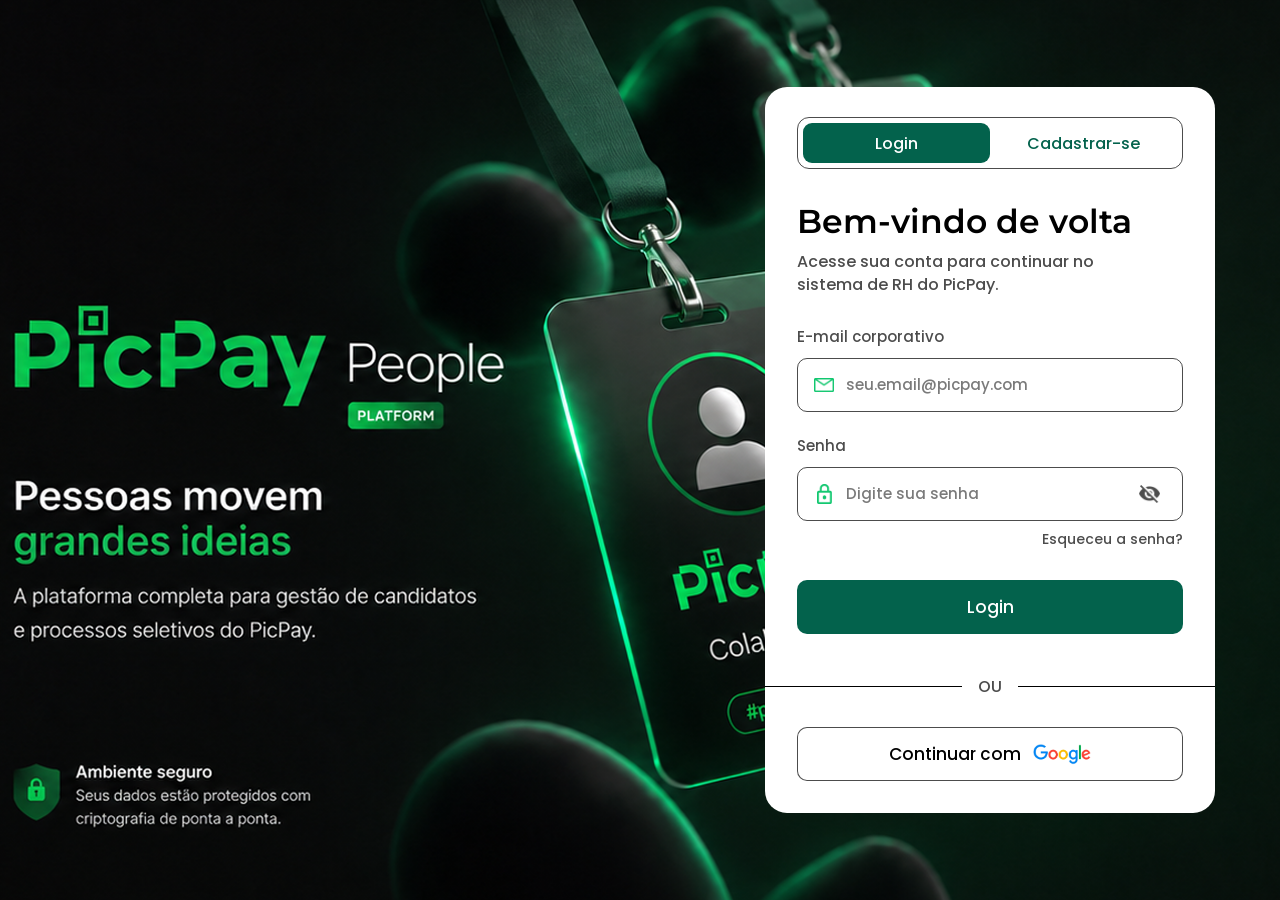
<file: src/main/resources/static/index.html>
<!DOCTYPE html>
<html lang="pt-BR">

<head>
    <meta charset="UTF-8">
    <meta
        name="viewport"
        content="width=device-width, initial-scale=1.0"
    >

    <title>PicPay People</title>

    <link
        rel="preconnect"
        href="https://fonts.googleapis.com"
    >

    <link
        rel="preconnect"
        href="https://fonts.gstatic.com"
        crossorigin
    >

    <link
        href="https://fonts.googleapis.com/css2?family=Montserrat:wght@600&family=Poppins:wght@500&display=swap"
        rel="stylesheet"
    >

    <link
        rel="stylesheet"
        href="./css/autenticacao.css"
    >
</head>

<body>

<main class="pagina-autenticacao">

    <section class="area-background"></section>

    <section class="area-formulario">

        <div class="card-autenticacao">

            <div class="seletor-autenticacao">

                <div class="indicador-seletor"></div>

                <button
                    class="botao-aba ativo"
                    id="botaoLogin"
                    type="button"
                >
                    Login
                </button>

                <button
                    class="botao-aba"
                    id="botaoCadastro"
                    type="button"
                >
                    Cadastrar-se
                </button>

            </div>

            <form
                class="formulario formulario-ativo"
                id="formularioLogin"
            >

                <div class="cabecalho-formulario">

                    <h1>
                        Bem-vindo de volta
                    </h1>

                    <p>
                        Acesse sua conta para continuar no sistema de RH do PicPay.
                    </p>

                </div>

                <div class="grupo-campo">

                    <label for="emailLogin">
                        E-mail corporativo
                    </label>

                    <div class="campo">

                        <img
                            src="./img/email.png"
                            alt=""
                            class="icone-campo"
                        >

                        <input
                            type="email"
                            id="emailLogin"
                            name="email"
                            placeholder="seu.email@picpay.com"
                            autocomplete="email"
                            required
                        >

                    </div>

                    <span class="mensagem-validacao">
                        Informe um e-mail válido.
                    </span>

                </div>

                <div class="grupo-campo">

                    <label for="senhaLogin">
                        Senha
                    </label>

                    <div class="campo">

                        <img
                            src="./img/cadeado.png"
                            alt=""
                            class="icone-campo"
                        >

                        <input
                            type="password"
                            id="senhaLogin"
                            name="senha"
                            placeholder="Digite sua senha"
                            autocomplete="current-password"
                            minlength="6"
                            required
                        >

                        <button
                            type="button"
                            class="botao-olho"
                            data-input="senhaLogin"
                            aria-label="Mostrar senha"
                        >

                            <img
                                src="./img/olho-fechado.png"
                                alt=""
                                class="icone-olho"
                            >

                        </button>

                    </div>

                    <span class="mensagem-validacao">
                        A senha deve possuir pelo menos 6 caracteres.
                    </span>

                    <a
                        href="#"
                        class="esqueceu-senha"
                    >
                        Esqueceu a senha?
                    </a>

                </div>

                <button
                    type="submit"
                    class="botao-principal"
                >
                    Login
                </button>

                <div class="divisor">

                    <span></span>

                    <p>OU</p>

                    <span></span>

                </div>

                <button
                    type="button"
                    class="botao-google"
                >

                    <span>
                        Continuar com
                    </span>

                    <img
                        src="./img/google.png"
                        alt="Google"
                        class="imagem-google"
                    >

                </button>

            </form>

            <form
                class="formulario"
                id="formularioCadastro"
            >

                <div class="cabecalho-formulario">

                    <h1>
                        Crie sua conta
                    </h1>

                    <p>
                        Cadastre-se para acessar a plataforma de RH e gerenciar candidatos,
                        processos seletivos e informações com segurança.
                    </p>

                </div>

                <div class="grupo-campo">

                    <label for="nomeCadastro">
                        Nome completo
                    </label>

                    <div class="campo">

                        <img
                            src="./img/usuario.png"
                            alt=""
                            class="icone-campo"
                        >

                        <input
                            type="text"
                            id="nomeCadastro"
                            name="nome"
                            placeholder="Digite seu nome"
                            autocomplete="name"
                            minlength="3"
                            pattern="[A-Za-zÀ-ÿ]+(?:\s+[A-Za-zÀ-ÿ]+)+"
                            required
                        >

                    </div>

                    <span class="mensagem-validacao">
                        Digite seu nome completo.
                    </span>

                </div>

                <div class="grupo-campo">

                    <label for="emailCadastro">
                        E-mail corporativo
                    </label>

                    <div class="campo">

                        <img
                            src="./img/email.png"
                            alt=""
                            class="icone-campo"
                        >

                        <input
                            type="email"
                            id="emailCadastro"
                            name="email"
                            placeholder="seu.email@picpay.com"
                            autocomplete="email"
                            required
                        >

                    </div>

                    <span class="mensagem-validacao">
                        Informe um e-mail válido.
                    </span>

                </div>

                <div class="grupo-campo">

                    <label for="cargoCadastro">
                        Cargo
                    </label>

                    <div class="campo">

                        <img
                            src="./img/contratado_icon.png"
                            alt=""
                            class="icone-campo"
                        >

                        <input
                            type="text"
                            id="cargoCadastro"
                            name="cargo"
                            placeholder="Digite seu cargo"
                            autocomplete="organization-title"
                            minlength="2"
                            required
                        >

                    </div>

                    <span class="mensagem-validacao">
                        Informe um cargo válido.
                    </span>

                </div>

                <div class="grupo-campo">

                    <label for="senhaCadastro">
                        Senha
                    </label>

                    <div class="campo">

                        <img
                            src="./img/cadeado.png"
                            alt=""
                            class="icone-campo"
                        >

                        <input
                            type="password"
                            id="senhaCadastro"
                            name="senha"
                            placeholder="Digite sua senha"
                            autocomplete="new-password"
                            minlength="8"
                            required
                        >

                        <button
                            type="button"
                            class="botao-olho"
                            data-input="senhaCadastro"
                            aria-label="Mostrar senha"
                        >

                            <img
                                src="./img/olho-fechado.png"
                                alt=""
                                class="icone-olho"
                            >

                        </button>

                    </div>

                    <span class="mensagem-validacao">
                        A senha deve possuir pelo menos 8 caracteres.
                    </span>

                </div>

                <div class="grupo-campo">

                    <label for="confirmarSenhaCadastro">
                        Confirmar senha
                    </label>

                    <div class="campo">

                        <img
                            src="./img/cadeado.png"
                            alt=""
                            class="icone-campo"
                        >

                        <input
                            type="password"
                            id="confirmarSenhaCadastro"
                            name="confirmarSenha"
                            placeholder="Digite sua senha"
                            autocomplete="new-password"
                            minlength="8"
                            required
                        >

                        <button
                            type="button"
                            class="botao-olho"
                            data-input="confirmarSenhaCadastro"
                            aria-label="Mostrar senha"
                        >

                            <img
                                src="./img/olho-fechado.png"
                                alt=""
                                class="icone-olho"
                            >

                        </button>

                    </div>

                </div>

                <button
                    type="submit"
                    class="botao-principal"
                >
                    Cadastrar-se
                </button>

            </form>

        </div>

    </section>

</main>

<script src="./js/api.js"></script>
<script src="./js/autenticacao.js"></script>
</body>
</html>
</file>
<file: src/main/resources/static/css/autenticacao.css>
* {
    margin: 0;
    padding: 0;
    box-sizing: border-box;
}

:root {
    --verde-escuro: #03624C;
    --verde-claro: #11C76F;
    --preto: #000000;
    --preto-70: rgba(0, 0, 0, 0.7);
    --branco: #FFFFFF;
    --erro: #D93025;
    --fundo: #020504;
}

html,
body {
    width: 100%;
    height: 100%;
    overflow: hidden;
}

body {
    background: var(--fundo);
    font-family: "Poppins", sans-serif;
    font-weight: 500;
    -webkit-font-smoothing: antialiased;
    -moz-osx-font-smoothing: grayscale;
}

button,
input {
    font-family: "Poppins", sans-serif;
    font-weight: 500;
}

.pagina-autenticacao {
    position: relative;
    width: 100vw;
    height: 100vh;
    height: 100dvh;
    display: grid;
    grid-template-columns: 58% 42%;
    overflow: hidden;
    background: var(--fundo);
}

.area-background {
    position: absolute;
    inset: 0;
    z-index: 0;
    background-color: var(--fundo);
    background-image: url("../img/fundo-login.png");
    background-repeat: no-repeat;
    background-size: auto 114%;
    background-position: 12% 48%;
}

.area-formulario {
    grid-column: 2;
    position: relative;
    z-index: 1;
    width: 100%;
    height: 100vh;
    height: 100dvh;
    display: flex;
    align-items: center;
    justify-content: center;
    padding: 24px 34px 24px 10px;
    overflow: hidden;
}

.card-autenticacao {
    width: min(470px, 100%);
    max-width: 470px;
    max-height: calc(100dvh - 48px);
    background: var(--branco);
    border-radius: 22px;
    padding: 32px 38px 34px;
    display: flex;
    flex-direction: column;
    overflow: hidden;
}

.seletor-autenticacao {
    position: relative;
    width: 100%;
    height: 52px;
    border: 1px solid var(--preto-70);
    border-radius: 12px;
    display: grid;
    grid-template-columns: 1fr 1fr;
    padding: 5px;
    margin-bottom: 34px;
    flex-shrink: 0;
}

.indicador-seletor {
    position: absolute;
    top: 5px;
    left: 5px;
    width: calc(50% - 5px);
    height: calc(100% - 10px);
    background: var(--verde-escuro);
    border-radius: 9px;
    transition: transform 320ms cubic-bezier(.65, 0, .35, 1);
}

.seletor-autenticacao.cadastro .indicador-seletor {
    transform: translateX(100%);
}

.botao-aba {
    position: relative;
    z-index: 2;
    border: none;
    background: transparent;
    outline: none;
    color: var(--verde-escuro);
    font-size: 16px;
    cursor: pointer;
    transition: color 220ms ease;
}

.botao-aba.ativo {
    color: var(--branco);
}

.formulario {
    display: none;
    width: 100%;
}

.formulario-ativo {
    display: block;
    animation: aparecerFormulario 260ms ease;
}

@keyframes aparecerFormulario {
    from {
        opacity: 0;
        transform: translateY(8px);
    }

    to {
        opacity: 1;
        transform: translateY(0);
    }
}

.cabecalho-formulario {
    margin-bottom: 28px;
}

.cabecalho-formulario h1 {
    font-family: "Montserrat", sans-serif;
    font-weight: 600;
    color: var(--preto);
    font-size: 33px;
    line-height: 1.12;
    margin-bottom: 10px;
}

.cabecalho-formulario p {
    max-width: 360px;
    color: var(--preto-70);
    font-size: 16px;
    line-height: 1.45;
}

.grupo-campo {
    width: 100%;
    margin-bottom: 22px;
}

.grupo-campo label {
    display: block;
    color: var(--preto-70);
    font-size: 15px;
    margin-bottom: 10px;
}

.campo {
    width: 100%;
    height: 54px;
    border: 1px solid var(--preto-70);
    border-radius: 10px;
    display: flex;
    align-items: center;
    padding: 0 16px;
    transition: border-color 180ms ease, box-shadow 180ms ease;
}

.campo:focus-within {
    border-color: var(--verde-claro);
    box-shadow: 0 0 0 3px rgba(17, 199, 111, 0.1);
}

.icone-campo {
    width: 20px;
    height: 20px;
    object-fit: contain;
    flex-shrink: 0;
    margin-right: 12px;
}

.campo input {
    width: 100%;
    min-width: 0;
    height: 100%;
    flex: 1;
    border: none;
    outline: none;
    background: transparent;
    color: var(--preto-70);
    font-size: 15px;
}

.campo input::placeholder {
    color: rgba(0, 0, 0, 0.52);
}

.botao-olho {
    width: 34px;
    height: 34px;
    flex-shrink: 0;
    border: none;
    outline: none;
    background: transparent;
    display: flex;
    align-items: center;
    justify-content: center;
    cursor: pointer;
    margin-left: 8px;
}

.icone-olho {
    width: 21px;
    height: 21px;
    object-fit: contain;
}

.mensagem-validacao {
    display: none;
    margin-top: 6px;
    font-size: 12px;
    color: var(--erro);
}

.grupo-campo:has(input:not(:placeholder-shown):invalid) .campo {
    border-color: var(--erro);
}

.grupo-campo:has(input:not(:placeholder-shown):invalid) .mensagem-validacao {
    display: block;
}

.esqueceu-senha {
    display: block;
    width: fit-content;
    margin-left: auto;
    margin-top: 8px;
    color: var(--preto-70);
    font-size: 14px;
    text-decoration: none;
    transition: color 180ms ease;
}

.esqueceu-senha:hover {
    color: var(--verde-escuro);
}

.botao-principal {
    width: 100%;
    height: 54px;
    border: none;
    outline: none;
    border-radius: 10px;
    background: var(--verde-escuro);
    color: var(--branco);
    font-size: 17px;
    cursor: pointer;
    margin-top: 8px;
    transition: background-color 180ms ease, transform 180ms ease, box-shadow 180ms ease;
}

.botao-principal:hover {
    background: #024f3e;
    transform: translateY(-1px);
    box-shadow: 0 8px 18px rgba(3, 98, 76, 0.18);
}

.botao-principal:active {
    transform: translateY(0);
}

.divisor {
    width: calc(100% + 76px);
    margin-left: -38px;
    margin-top: 40px;
    margin-bottom: 28px;
    display: flex;
    align-items: center;
    gap: 16px;
}

.divisor span {
    flex: 1;
    height: 1px;
    background: var(--preto);
}

.divisor p {
    color: var(--preto-70);
    font-size: 16px;
}

.botao-google {
    width: 100%;
    height: 54px;
    border: 1px solid var(--preto-70);
    border-radius: 10px;
    outline: none;
    background: var(--branco);
    display: flex;
    align-items: center;
    justify-content: center;
    gap: 12px;
    color: var(--preto);
    font-size: 17px;
    cursor: pointer;
    margin-top: 4px;
    transition: background-color 180ms ease, border-color 180ms ease, transform 180ms ease;
}

.botao-google:hover {
    background: #f8f8f8;
    border-color: var(--verde-escuro);
    transform: translateY(-1px);
}

.imagem-google {
    width: 58px;
    height: auto;
    object-fit: contain;
    flex-shrink: 0;
}

#formularioCadastro .cabecalho-formulario {
    margin-bottom: 22px;
}

#formularioCadastro .cabecalho-formulario p {
    max-width: 380px;
}

#formularioCadastro .grupo-campo {
    margin-bottom: 16px;
}

#formularioCadastro .campo {
    height: 52px;
}

#formularioCadastro .botao-principal {
    margin-top: 14px;
}

@media (max-height: 850px) and (min-width: 901px) {
    .area-background {
        background-size: auto 116%;
        background-position: 14% 45%;
    }

    .card-autenticacao {
        max-height: calc(100dvh - 34px);
        padding: 28px 34px 28px;
        border-radius: 20px;
    }

    .seletor-autenticacao {
        height: 48px;
        margin-bottom: 28px;
    }

    .cabecalho-formulario {
        margin-bottom: 22px;
    }

    .cabecalho-formulario h1 {
        font-size: 30px;
    }

    .cabecalho-formulario p {
        font-size: 15px;
    }

    .grupo-campo {
        margin-bottom: 18px;
    }

    .grupo-campo label {
        font-size: 14px;
        margin-bottom: 8px;
    }

    .campo {
        height: 50px;
    }

    .campo input {
        font-size: 14px;
    }

    .esqueceu-senha {
        font-size: 13px;
        margin-top: 7px;
    }

    .botao-principal,
    .botao-google {
        height: 50px;
        font-size: 16px;
    }

    .divisor {
        margin-top: 30px;
        margin-bottom: 22px;
    }

    .divisor p {
        font-size: 15px;
    }

    #formularioCadastro .grupo-campo {
        margin-bottom: 13px;
    }

    #formularioCadastro .campo {
        height: 48px;
    }
}

@media (max-width: 1280px) {
    .pagina-autenticacao {
        grid-template-columns: 56% 44%;
    }

    .area-background {
        background-size: auto 116%;
        background-position: 15% 48%;
    }

    .area-formulario {
        padding-right: 24px;
        padding-left: 8px;
    }

    .card-autenticacao {
        width: min(450px, 100%);
        max-width: 450px;
        padding: 30px 32px 32px;
    }

    .divisor {
        width: calc(100% + 64px);
        margin-left: -32px;
    }
}

@media (max-width: 1024px) {
    .pagina-autenticacao {
        grid-template-columns: 52% 48%;
    }

    .area-background {
        background-size: auto 118%;
        background-position: 18% 48%;
    }

    .card-autenticacao {
        width: min(430px, 100%);
        max-width: 430px;
    }

    .cabecalho-formulario h1 {
        font-size: 30px;
    }

    .cabecalho-formulario p {
        font-size: 15px;
    }
}

@media (max-width: 900px) {
    .pagina-autenticacao {
        display: flex;
        align-items: center;
        justify-content: center;
    }

    .area-background {
        background-size: cover;
        background-position: center;
    }

    .area-background::after {
        content: "";
        position: absolute;
        inset: 0;
        background: rgba(0, 0, 0, 0.42);
    }

    .area-formulario {
        width: 100%;
        height: 100dvh;
        padding: 18px;
    }

    .card-autenticacao {
        width: min(470px, 100%);
        max-width: 470px;
        max-height: calc(100dvh - 36px);
    }
}

@media (max-width: 560px) {
    .area-formulario {
        padding: 10px;
    }

    .card-autenticacao {
        width: 100%;
        max-height: calc(100dvh - 20px);
        padding: 24px 22px 24px;
        border-radius: 18px;
    }

    .seletor-autenticacao {
        height: 46px;
        margin-bottom: 24px;
    }

    .botao-aba {
        font-size: 15px;
    }

    .cabecalho-formulario h1 {
        font-size: 28px;
    }

    .cabecalho-formulario p {
        font-size: 14px;
    }

    .grupo-campo label {
        font-size: 14px;
    }

    .campo,
    .botao-principal,
    .botao-google {
        height: 50px;
    }

    .campo input {
        font-size: 14px;
    }

    .esqueceu-senha {
        font-size: 13px;
    }

    .divisor {
        width: calc(100% + 44px);
        margin-left: -22px;
        margin-top: 28px;
        margin-bottom: 20px;
    }

    .divisor p {
        font-size: 15px;
    }

    #formularioCadastro .grupo-campo {
        margin-bottom: 12px;
    }
}

#formularioCadastro.formulario-ativo {
    flex: 1 1 auto;
    min-height: 0;
    overflow-y: auto;
    overflow-x: hidden;
    padding-right: 7px;
    padding-bottom: 8px;
    scrollbar-width: thin;
    scrollbar-color: rgba(3, 98, 76, 0.35) transparent;
    scrollbar-gutter: stable;
    overscroll-behavior: contain;
}

#formularioCadastro.formulario-ativo::-webkit-scrollbar {
    width: 6px;
}

#formularioCadastro.formulario-ativo::-webkit-scrollbar-track {
    background: transparent;
}

#formularioCadastro.formulario-ativo::-webkit-scrollbar-thumb {
    background: rgba(3, 98, 76, 0.28);
    border-radius: 20px;
}

#formularioCadastro.formulario-ativo::-webkit-scrollbar-thumb:hover {
    background: rgba(3, 98, 76, 0.48);
}
</file>
<file: src/main/resources/static/css/visao-geral.css>
* {
    margin: 0;
    padding: 0;
    box-sizing: border-box;
}

:root {
    --verde-escuro: #03624C;
    --verde-claro: #11C76F;
    --verde-sidebar: #02100D;
    --verde-sidebar-card: rgba(3, 98, 76, 0.16);
    --verde-sidebar-hover: rgba(17, 199, 111, 0.08);
    --verde-suave: #E7F8EF;
    --verde-muito-suave: #F1FBF6;
    --preto: #000000;
    --preto-70: rgba(0, 0, 0, 0.7);
    --preto-55: rgba(0, 0, 0, 0.55);
    --preto-35: rgba(0, 0, 0, 0.35);
    --branco: #FFFFFF;
    --cinza-fundo: #FAFBFA;
    --cinza-borda: #E6E9E7;
    --cinza-borda-escuro: rgba(255, 255, 255, 0.10);
    --vermelho: #EE3E42;
    --vermelho-suave: #FDEBEC;
}

html,
body {
    width: 100%;
    height: 100%;
}

body {
    overflow: hidden;
    background: var(--cinza-fundo);
    font-family: "Poppins", sans-serif;
    font-weight: 500;
    color: var(--preto);
    -webkit-font-smoothing: antialiased;
    -moz-osx-font-smoothing: grayscale;
}

button,
input,
a {
    font-family: "Poppins", sans-serif;
    font-weight: 500;
}

a {
    text-decoration: none;
    color: inherit;
}

button {
    border: none;
    outline: none;
}

.app {
    width: 100vw;
    height: 100vh;
    height: 100dvh;
    display: flex;
    overflow: hidden;
}

.sidebar {
    position: relative;
    width: 302px;
    min-width: 302px;
    height: 100vh;
    height: 100dvh;
    background:
        radial-gradient(
            circle at 115% 73%,
            rgba(17, 199, 111, 0.22) 0,
            rgba(17, 199, 111, 0.08) 11%,
            transparent 26%
        ),
        linear-gradient(
            180deg,
            #020806 0%,
            #02100D 55%,
            #020806 100%
        );
    overflow: hidden;
    color: var(--branco);
}

.sidebar::before {
    content: "";
    position: absolute;
    width: 190px;
    height: 190px;
    right: -120px;
    bottom: 120px;
    border-radius: 50%;
    background: #020504;
    box-shadow:
        -8px -4px 28px rgba(17, 199, 111, 0.26),
        inset 3px 3px 16px rgba(17, 199, 111, 0.08);
}

.sidebar-conteudo {
    position: relative;
    z-index: 2;
    width: 100%;
    height: 100%;
    padding: 38px 20px 24px;
    display: flex;
    flex-direction: column;
}

.logo {
    width: 100%;
    padding: 0 8px;
    margin-bottom: 48px;
    display: flex;
    align-items: center;
}

.logo-imagem {
    width: 100%;
    max-width: 245px;
    height: auto;
    display: block;
    object-fit: contain;
}

.menu {
    display: flex;
    flex-direction: column;
    gap: 8px;
}

.menu-item {
    width: 100%;
    height: 54px;
    padding: 0 18px;
    display: flex;
    align-items: center;
    gap: 15px;
    border-radius: 11px;
    color: rgba(255, 255, 255, 0.90);
    font-size: 14px;
    transition:
        background-color 180ms ease,
        color 180ms ease,
        transform 180ms ease;
}

.menu-item:hover {
    background: var(--verde-sidebar-hover);
    transform: translateX(2px);
}

.menu-item.ativo {
    background: linear-gradient(
        90deg,
        rgba(3, 98, 76, 0.40),
        rgba(3, 98, 76, 0.24)
    );
    box-shadow:
        inset 0 0 0 1px rgba(17, 199, 111, 0.10);
    color: var(--branco);
}

.menu-icone {
    width: 21px;
    height: 21px;
    object-fit: contain;
    flex-shrink: 0;
}

.sidebar-glow {
    flex: 1;
}

.seguranca-card {
    width: 100%;
    padding: 20px 18px 16px;
    border: 1px solid var(--cinza-borda-escuro);
    border-radius: 13px;
    background: rgba(3, 98, 76, 0.08);
    backdrop-filter: blur(6px);
}

.seguranca-topo {
    display: flex;
    align-items: flex-start;
    gap: 13px;
}

.seguranca-icone {
    width: 42px;
    height: 42px;
    min-width: 42px;
    border-radius: 50%;
    background: rgba(17, 199, 111, 0.10);
    display: flex;
    align-items: center;
    justify-content: center;
}

.seguranca-icone img {
    width: 20px;
    height: 20px;
    object-fit: contain;
}

.seguranca-card h3 {
    margin-bottom: 5px;
    font-family: "Montserrat", sans-serif;
    font-size: 13px;
    font-weight: 600;
}

.seguranca-card p {
    color: rgba(255, 255, 255, 0.65);
    font-size: 10px;
    line-height: 1.6;
}

.seguranca-divisor {
    width: 100%;
    height: 1px;
    margin: 17px 0 13px;
    background: rgba(255, 255, 255, 0.08);
}

.saiba-mais {
    display: flex;
    align-items: center;
    justify-content: space-between;
    color: var(--verde-claro);
    font-size: 11px;
}

.saiba-mais img {
    width: 13px;
    height: 13px;
    object-fit: contain;
}

.principal {
    flex: 1;
    min-width: 0;
    height: 100vh;
    height: 100dvh;
    overflow-x: hidden;
    overflow-y: auto;
    background: var(--cinza-fundo);
    scroll-behavior: smooth;
    scrollbar-width: thin;
    scrollbar-color: rgba(3, 98, 76, 0.38) transparent;
}

.principal::-webkit-scrollbar {
    width: 8px;
}

.principal::-webkit-scrollbar-track {
    background: transparent;
}

.principal::-webkit-scrollbar-thumb {
    background: rgba(3, 98, 76, 0.28);
    border-radius: 20px;
}

.principal::-webkit-scrollbar-thumb:hover {
    background: rgba(3, 98, 76, 0.48);
}

.topbar {
    width: 100%;
    height: 105px;
    min-height: 105px;
    padding: 0 45px;
    display: flex;
    align-items: center;
    justify-content: space-between;
    background: var(--branco);
    border-bottom: 1px solid var(--cinza-borda);
}

.saudacao h2 {
    margin-bottom: 6px;
    font-family: "Montserrat", sans-serif;
    font-size: 22px;
    line-height: 1.2;
    font-weight: 600;
    color: var(--preto);
}

.saudacao .emoji {
    display: inline-block;
    margin-left: 4px;
    font-family: sans-serif;
    font-size: 20px;
    vertical-align: -1px;
}

.saudacao p {
    color: var(--preto-55);
    font-size: 12px;
}

.topbar-acoes {
    display: flex;
    align-items: center;
}

.botao-notificacao {
    position: relative;
    width: 42px;
    height: 42px;
    background: transparent;
    border-radius: 50%;
    display: flex;
    align-items: center;
    justify-content: center;
    cursor: pointer;
    transition: background 180ms ease;
}

.botao-notificacao:hover {
    background: #F4F6F5;
}

.botao-notificacao img {
    width: 21px;
    height: 21px;
    object-fit: contain;
}

.notificacao-indicador {
    position: absolute;
    top: 6px;
    right: 5px;
    width: 8px;
    height: 8px;
    border: 2px solid var(--branco);
    border-radius: 50%;
    background: var(--verde-claro);
}

.separador-topbar {
    width: 1px;
    height: 37px;
    margin: 0 18px;
    background: var(--cinza-borda);
}

.perfil {
    background: transparent;
    display: flex;
    align-items: center;
    gap: 12px;
    cursor: pointer;
}

.avatar {
    width: 43px;
    height: 43px;
    border-radius: 50%;
    background: var(--verde-muito-suave);
    border: 1px solid #DDEFE5;
    display: flex;
    align-items: center;
    justify-content: center;
    overflow: hidden;
}

.avatar img {
    width: 22px;
    height: 22px;
    object-fit: contain;
}

.perfil-textos {
    display: flex;
    flex-direction: column;
    align-items: flex-start;
}

.perfil-textos strong {
    margin-bottom: 1px;
    font-family: "Montserrat", sans-serif;
    font-size: 13px;
    font-weight: 600;
}

.perfil-textos span {
    color: var(--preto-55);
    font-size: 10px;
}

.perfil-seta {
    width: 12px;
    height: 12px;
    margin-left: 10px;
    object-fit: contain;
}

.conteudo {
    width: 100%;
    min-height: calc(100vh - 105px);
    min-height: calc(100dvh - 105px);
    padding: 33px 42px 50px;
    overflow: visible;
}

.titulo-pagina {
    display: flex;
    align-items: center;
    justify-content: space-between;
    margin-bottom: 25px;
}

.titulo-pagina h1 {
    margin-bottom: 5px;
    font-family: "Montserrat", sans-serif;
    font-size: 27px;
    font-weight: 600;
    color: var(--preto);
}

.titulo-pagina p {
    color: var(--preto-55);
    font-size: 12px;
}

.cards-indicadores {
    width: 100%;
    display: grid;
    grid-template-columns: repeat(5, minmax(0, 1fr));
    gap: 18px;
    margin-bottom: 23px;
}

.card-indicador {
    min-width: 0;
    height: 178px;
    padding: 21px 20px;
    background: var(--branco);
    border: 1px solid var(--cinza-borda);
    border-radius: 13px;
    display: flex;
    flex-direction: column;
    transition:
        transform 180ms ease,
        border-color 180ms ease,
        box-shadow 180ms ease;
}

.card-indicador:hover {
    transform: translateY(-2px);
    border-color: rgba(3, 98, 76, 0.20);
    box-shadow: 0 9px 24px rgba(0, 0, 0, 0.035);
}

.indicador-icone {
    width: 42px;
    height: 42px;
    margin-bottom: 16px;
    border-radius: 50%;
    display: flex;
    align-items: center;
    justify-content: center;
}

.indicador-icone.verde {
    background: var(--verde-suave);
}

.indicador-icone.vermelho {
    background: var(--vermelho-suave);
}

.indicador-icone img {
    width: 21px;
    height: 21px;
    object-fit: contain;
}

.indicador-label {
    margin-bottom: 5px;
    color: var(--preto);
    font-size: 12px;
}

.indicador-valor {
    margin-bottom: 5px;
    font-family: "Montserrat", sans-serif;
    font-size: 28px;
    line-height: 1.1;
    font-weight: 600;
    color: var(--preto);
}

.indicador-descricao {
    margin-top: auto;
    color: var(--preto-35);
    font-size: 9px;
}

.dashboard-inferior {
    width: 100%;
    min-height: 440px;
    display: grid;
    grid-template-columns: minmax(0, 1.75fr) minmax(300px, 1fr);
    gap: 20px;
    align-items: stretch;
}

.card {
    background: var(--branco);
    border: 1px solid var(--cinza-borda);
    border-radius: 13px;
}

.candidatos-recentes {
    min-height: 440px;
    padding: 19px 20px 15px;
    display: flex;
    flex-direction: column;
}

.card-header {
    display: flex;
    align-items: center;
    justify-content: space-between;
    margin-bottom: 15px;
}

.card h2,
.card-header h2 {
    font-family: "Montserrat", sans-serif;
    font-size: 15px;
    font-weight: 600;
}

.botao-ver-todos {
    height: 36px;
    padding: 0 14px;
    border: 1px solid var(--cinza-borda);
    border-radius: 8px;
    display: flex;
    align-items: center;
    gap: 11px;
    font-size: 10px;
    transition:
        background 180ms ease,
        border-color 180ms ease;
}

.botao-ver-todos:hover {
    background: var(--verde-muito-suave);
    border-color: rgba(3, 98, 76, 0.20);
}

.botao-ver-todos img {
    width: 11px;
    height: 11px;
    object-fit: contain;
}

.tabela-wrapper {
    flex: 1;
    min-height: 0;
    overflow-x: auto;
    overflow-y: visible;
}

table {
    width: 100%;
    min-width: 650px;
    border-collapse: collapse;
}

thead {
    border-bottom: 1px solid var(--cinza-borda);
}

th {
    height: 39px;
    color: var(--preto-55);
    font-size: 9px;
    text-align: left;
    font-weight: 500;
}

td {
    height: 58px;
    color: var(--preto-70);
    font-size: 10px;
    border-bottom: 1px solid #EEF0EF;
}

.estado-vazio {
    width: 100%;
    padding: 55px 20px;
    display: flex;
    align-items: center;
    justify-content: center;
    gap: 14px;
    text-align: left;
}

.estado-vazio-icone {
    width: 42px;
    height: 42px;
    border-radius: 50%;
    background: var(--verde-suave);
    display: flex;
    align-items: center;
    justify-content: center;
}

.estado-vazio-icone img {
    width: 20px;
    height: 20px;
    object-fit: contain;
}

.estado-vazio strong {
    display: block;
    margin-bottom: 3px;
    font-family: "Montserrat", sans-serif;
    font-size: 11px;
    font-weight: 600;
    color: var(--preto-70);
}

.estado-vazio p {
    color: var(--preto-35);
    font-size: 9px;
}

.coluna-direita {
    min-height: 440px;
    display: flex;
    flex-direction: column;
    gap: 20px;
}

.distribuicao {
    min-height: 250px;
    padding: 19px 20px 22px;
}

.distribuicao h2 {
    margin-bottom: 28px;
}

.grafico-conteudo {
    min-height: 170px;
    display: flex;
    align-items: center;
    justify-content: center;
    gap: 30px;
    padding: 0 8px 5px;
}

.grafico-donut {
    position: relative;
    width: 128px;
    height: 128px;
    flex-shrink: 0;
    border-radius: 50%;
    background: conic-gradient(
        #E5E9E7 0deg 360deg
    );
}

.grafico-donut::after {
    content: "";
    position: absolute;
    inset: 20px;
    border-radius: 50%;
    background: var(--branco);
}

.grafico-centro {
    position: absolute;
    inset: 0;
    z-index: 2;
    display: flex;
    align-items: center;
    justify-content: center;
    flex-direction: column;
}

.grafico-centro strong {
    font-family: "Montserrat", sans-serif;
    font-size: 17px;
    font-weight: 600;
}

.grafico-centro span {
    margin-top: 2px;
    color: var(--preto-55);
    font-size: 9px;
}

.legenda {
    min-width: 155px;
    display: flex;
    flex-direction: column;
    gap: 10px;
}

.legenda-item {
    display: grid;
    grid-template-columns: 8px 1fr auto;
    align-items: center;
    gap: 8px;
    color: var(--preto-55);
    font-size: 9px;
}

.legenda-item strong {
    color: var(--preto-70);
    font-weight: 500;
}

.ponto {
    width: 7px;
    height: 7px;
    border-radius: 50%;
}

.ponto.azul {
    background: #3D8CFF;
}

.ponto.verde {
    background: var(--verde-escuro);
}

.ponto.vermelho {
    background: var(--vermelho);
}

.ponto.verde-claro {
    background: var(--verde-claro);
}

.acoes-rapidas {
    width: 100%;
    padding: 20px 24px 18px;
    flex-shrink: 0;
}

.acoes-rapidas h2 {
    margin-bottom: 10px;
}

.acao-item {
    min-height: 46px;
    display: flex;
    align-items: center;
    justify-content: space-between;
    border-bottom: 1px solid #EEF0EF;
    transition:
        color 180ms ease,
        transform 180ms ease;
}

.acao-item:last-child {
    border-bottom: none;
}

.acao-item:hover {
    color: var(--verde-escuro);
    transform: translateX(2px);
}

.acao-conteudo {
    display: flex;
    align-items: center;
    gap: 11px;
    color: var(--preto-55);
    font-size: 9.5px;
}

.acao-conteudo img {
    width: 16px;
    height: 16px;
    object-fit: contain;
}

.acao-seta {
    width: 10px;
    height: 10px;
    object-fit: contain;
}

.perfil-container {
    position: relative;
}

.perfil {
    background: transparent;
    display: flex;
    align-items: center;
    gap: 12px;
    cursor: pointer;
}

.perfil-seta {
    width: 12px;
    height: 12px;
    margin-left: 10px;
    object-fit: contain;
    transition: transform 220ms ease;
}

.perfil-container.aberto .perfil-seta {
    transform: rotate(180deg);
}

.perfil-dropdown {
    position: absolute;
    top: calc(100% + 16px);
    right: 0;
    z-index: 1000;

    width: 320px;

    padding: 28px 25px 24px;

    background: var(--branco);

    border: 1px solid var(--cinza-borda);
    border-radius: 16px;

    box-shadow:
        0 18px 50px rgba(0, 0, 0, 0.12),
        0 4px 14px rgba(0, 0, 0, 0.05);

    opacity: 0;
    visibility: hidden;

    transform: translateY(-8px) scale(0.98);

    transform-origin: top right;

    pointer-events: none;

    transition:
        opacity 180ms ease,
        visibility 180ms ease,
        transform 180ms ease;
}

.perfil-container.aberto .perfil-dropdown {
    opacity: 1;
    visibility: visible;

    transform: translateY(0) scale(1);

    pointer-events: auto;
}

.perfil-dropdown::before {
    content: "";

    position: absolute;

    top: -7px;
    right: 30px;

    width: 14px;
    height: 14px;

    background: var(--branco);

    border-left: 1px solid var(--cinza-borda);
    border-top: 1px solid var(--cinza-borda);

    transform: rotate(45deg);
}

.botao-editar-perfil {
    position: absolute;

    top: 18px;
    right: 18px;

    width: 36px;
    height: 36px;

    display: flex;
    align-items: center;
    justify-content: center;

    border-radius: 9px;

    background: transparent;

    cursor: pointer;

    transition:
        background 180ms ease,
        transform 180ms ease;
}

.botao-editar-perfil:hover {
    background: var(--verde-muito-suave);
    transform: translateY(-1px);
}

.botao-editar-perfil img {
    width: 18px;
    height: 18px;

    object-fit: contain;
}

.perfil-dropdown-avatar {
    width: 92px;
    height: 92px;

    margin: 8px auto 18px;

    border-radius: 50%;

    display: flex;
    align-items: center;
    justify-content: center;

    background: var(--verde-muito-suave);

    border: 1px solid rgba(17, 199, 111, 0.20);
}

.perfil-dropdown-avatar img {
    width: 55px;
    height: 55px;

    object-fit: contain;
}

.perfil-dropdown-informacoes {
    display: flex;
    flex-direction: column;
    align-items: center;

    text-align: center;
}

.perfil-dropdown-informacoes strong {
    font-family: "Montserrat", sans-serif;
    font-size: 18px;
    font-weight: 600;

    color: var(--preto);

    margin-bottom: 6px;
}

.perfil-dropdown-email {
    max-width: 100%;

    color: var(--preto-55);

    font-size: 12px;

    margin-bottom: 5px;

    overflow: hidden;
    text-overflow: ellipsis;
    white-space: nowrap;
}

.perfil-dropdown-cargo {
    color: var(--preto-35);

    font-size: 12px;
}

.perfil-dropdown-divisor {
    width: 100%;
    height: 1px;

    margin: 22px 0 18px;

    background: var(--cinza-borda);
}

.botao-sair {
    width: 100%;
    height: 46px;

    border-radius: 9px;

    background: #FFF0F0;

    color: #D93025;

    font-family: "Poppins", sans-serif;
    font-size: 13px;
    font-weight: 500;

    cursor: pointer;

    transition:
        background 180ms ease,
        color 180ms ease,
        transform 180ms ease;
}

.botao-sair:hover {
    background: #D93025;
    color: var(--branco);

    transform: translateY(-1px);
}

@media (max-width: 1300px) {

    .sidebar {
        width: 265px;
        min-width: 265px;
    }

    .sidebar-conteudo {
        padding-left: 17px;
        padding-right: 17px;
    }

    .topbar {
        padding-left: 32px;
        padding-right: 32px;
    }

    .conteudo {
        padding-left: 31px;
        padding-right: 31px;
    }

    .cards-indicadores {
        gap: 13px;
    }

    .card-indicador {
        padding-left: 16px;
        padding-right: 16px;
    }

}

@media (max-width: 1100px) {

    .cards-indicadores {
        grid-template-columns: repeat(3, 1fr);
    }

    .dashboard-inferior {
        grid-template-columns: 1fr;
    }

    .coluna-direita {
        grid-template-columns: 1fr 1fr;
        grid-template-rows: none;
    }

}

@media (max-width: 850px) {

    .sidebar {
        width: 78px;
        min-width: 78px;
    }

    .sidebar-conteudo {
        padding: 30px 11px 20px;
    }

    .logo {
        padding: 0;
        justify-content: center;
    }

    .logo-imagem {
        width: 54px;
        max-width: 54px;
        object-fit: cover;
        object-position: left;
    }

    .menu-item {
        justify-content: center;
        padding: 0;
    }

    .menu-item span {
        display: none;
    }

    .seguranca-card,
    .sidebar-glow {
        display: none;
    }

    .topbar {
        padding: 0 22px;
    }

    .perfil-textos,
    .perfil-seta {
        display: none;
    }

    .conteudo {
        padding: 27px 22px 45px;
    }

    .cards-indicadores {
        grid-template-columns: repeat(2, 1fr);
    }

    .coluna-direita {
        grid-template-columns: 1fr;
    }

}

@media (max-width: 600px) {

    .sidebar {
        width: 68px;
        min-width: 68px;
    }

    .topbar {
        height: 92px;
        min-height: 92px;
        padding: 0 17px;
    }

    .saudacao h2 {
        font-size: 17px;
    }

    .saudacao p {
        max-width: 230px;
        font-size: 10px;
    }

    .separador-topbar {
        margin: 0 8px;
    }

    .conteudo {
        padding: 24px 16px 40px;
    }

    .titulo-pagina h1 {
        font-size: 24px;
    }

    .cards-indicadores {
        grid-template-columns: 1fr;
    }

    .card-indicador {
        height: 165px;
    }

    .grafico-conteudo {
        flex-direction: column;
        padding-top: 5px;
        padding-bottom: 15px;
    }

    .distribuicao {
        min-height: 390px;
    }

}

.dashboard-candidato-nome {
    display: block;
    font-family: "Montserrat", sans-serif;
    font-size: 10px;
    font-weight: 600;
    color: var(--preto-70);
}

.dashboard-status {
    display: inline-flex;
    align-items: center;
    justify-content: center;
    min-height: 24px;
    padding: 4px 9px;
    border-radius: 999px;
    font-size: 9px;
    white-space: nowrap;
}

.dashboard-status.analise {
    color: #2C69BF;
    background: rgba(61, 140, 255, 0.10);
}

.dashboard-status.aprovado {
    color: #03624C;
    background: rgba(3, 98, 76, 0.10);
}

.dashboard-status.reprovado {
    color: #C93438;
    background: rgba(238, 62, 66, 0.10);
}

.dashboard-status.contratado {
    color: #087C46;
    background: rgba(17, 199, 111, 0.12);
}
</file>
<file: src/main/resources/static/css/candidatos.css>
.candidatos-conteudo {
    padding-top: 32px;
}

.candidatos-cabecalho {
    display: flex;
    align-items: center;
    justify-content: space-between;
    margin-bottom: 24px;
}

.candidatos-cabecalho h1 {
    margin-bottom: 5px;
    font-family: "Montserrat", sans-serif;
    font-size: 27px;
    font-weight: 600;
}

.candidatos-cabecalho p {
    color: var(--preto-55);
    font-size: 12px;
}

.botao-novo-candidato {
    height: 46px;
    padding: 0 22px;
    border-radius: 9px;
    background: var(--verde-escuro);
    color: var(--branco);
    display: flex;
    align-items: center;
    gap: 10px;
    font-size: 13px;
    cursor: pointer;
    transition:
        transform 180ms ease,
        background 180ms ease,
        box-shadow 180ms ease;
}

.botao-novo-candidato:hover {
    background: #024f3e;
    transform: translateY(-1px);
    box-shadow: 0 8px 20px rgba(3, 98, 76, 0.15);
}

.sinal-mais {
    font-family: sans-serif;
    font-size: 23px;
    font-weight: 300;
    line-height: 1;
}

.resumo-status {
    display: grid;
    grid-template-columns: repeat(5, minmax(130px, 1fr));
    gap: 12px;
    margin-bottom: 22px;
}

.resumo-item {
    height: 48px;
    padding: 0 15px;
    border: 1px solid var(--cinza-borda);
    border-radius: 9px;
    background: var(--branco);
    display: flex;
    align-items: center;
    justify-content: space-between;
    color: var(--preto-55);
    font-size: 10.5px;
    cursor: pointer;
    transition:
        border-color 180ms ease,
        background 180ms ease,
        color 180ms ease;
}

.resumo-item strong {
    min-width: 30px;
    height: 25px;
    padding: 0 7px;
    border-radius: 20px;
    background: #F3F5F4;
    display: flex;
    align-items: center;
    justify-content: center;
    font-size: 9px;
    font-weight: 500;
}

.resumo-item:hover,
.resumo-item.ativo {
    border-color: var(--verde-claro);
    color: var(--verde-escuro);
    background: var(--verde-muito-suave);
}

.resumo-item.ativo strong {
    background: var(--verde-suave);
    color: var(--verde-escuro);
}

.card-listagem {
    width: 100%;
    min-height: 520px;
    background: var(--branco);
    border: 1px solid var(--cinza-borda);
    border-radius: 13px;
}

.barra-filtros {
    padding: 18px 20px;
    display: grid;
    grid-template-columns:
        minmax(250px, 2fr)
        repeat(3, minmax(125px, 0.7fr))
        auto;
    gap: 12px;
    border-bottom: 1px solid #EEF0EF;
}

.campo-pesquisa {
    height: 44px;
    padding: 0 14px;
    border: 1px solid var(--cinza-borda);
    border-radius: 8px;
    display: flex;
    align-items: center;
    gap: 10px;
    transition:
        border-color 180ms ease,
        box-shadow 180ms ease;
}

.campo-pesquisa:focus-within {
    border-color: var(--verde-claro);
    box-shadow: 0 0 0 3px rgba(17, 199, 111, 0.08);
}

.campo-pesquisa img {
    width: 16px;
    height: 16px;
    object-fit: contain;
}

.campo-pesquisa input {
    flex: 1;
    min-width: 0;
    border: none;
    outline: none;
    background: transparent;
    color: var(--preto-70);
    font-size: 10.5px;
}

.campo-pesquisa input::placeholder {
    color: var(--preto-35);
}

.filtro-select {
    height: 44px;
    padding: 0 12px;
    border: 1px solid var(--cinza-borda);
    border-radius: 8px;
    background: var(--branco);
    outline: none;
    color: var(--preto-55);
    font-size: 10.5px;
    cursor: pointer;
}

.filtro-select:focus {
    border-color: var(--verde-claro);
}

.botao-limpar {
    height: 44px;
    padding: 0 15px;
    border: 1px solid var(--cinza-borda);
    border-radius: 8px;
    background: var(--branco);
    color: var(--preto-55);
    font-size: 10px;
    cursor: pointer;
}

.botao-limpar:hover {
    background: var(--verde-muito-suave);
    color: var(--verde-escuro);
}

.tabela-candidatos-wrapper {
    position: relative;
    width: 100%;
    min-height: 390px;
    overflow-x: auto;
}

.tabela-candidatos {
    width: 100%;
    min-width: 1050px;
    border-collapse: collapse;
}

.tabela-candidatos thead {
    border-bottom: 1px solid var(--cinza-borda);
}

.tabela-candidatos th {
    height: 50px;
    padding: 0 15px;
    color: var(--preto-55);
    font-size: 9.5px;
    font-weight: 500;
    text-align: left;
}

.tabela-candidatos td {
    height: 69px;
    padding: 0 15px;
    color: var(--preto-55);
    font-size: 9.5px;
    border-bottom: 1px solid #EEF0EF;
    white-space: nowrap;
}

.candidato-identidade {
    display: flex;
    align-items: center;
    gap: 11px;
}

.candidato-avatar {
    width: 37px;
    height: 37px;
    min-width: 37px;
    border-radius: 50%;
    background: var(--verde-muito-suave);
    display: flex;
    align-items: center;
    justify-content: center;
}

.candidato-avatar img {
    width: 20px;
    height: 20px;
    object-fit: contain;
}

.candidato-identidade strong {
    display: block;
    margin-bottom: 2px;
    font-family: "Montserrat", sans-serif;
    font-size: 10.5px;
    font-weight: 600;
    color: var(--preto-70);
}

.candidato-identidade span {
    color: var(--preto-35);
    font-size: 8px;
}

.status-badge {
    width: fit-content;
    padding: 5px 10px;
    border-radius: 6px;
    display: inline-flex;
    align-items: center;
    gap: 6px;
    font-size: 8.5px;
}

.status-badge::before {
    content: "";
    width: 6px;
    height: 6px;
    border-radius: 50%;
}

.status-em-analise {
    background: #EAF3FF;
    color: #2878DF;
}

.status-em-analise::before {
    background: #2878DF;
}

.status-aprovado,
.status-contratado {
    background: #E7F8EF;
    color: #078547;
}

.status-aprovado::before,
.status-contratado::before {
    background: #0AAF62;
}

.status-reprovado {
    background: #FDEBEC;
    color: #D93025;
}

.status-reprovado::before {
    background: #EE3E42;
}

.acao-menu-botao {
    width: 32px;
    height: 32px;
    border: 1px solid var(--cinza-borda);
    border-radius: 7px;
    background: var(--branco);
    color: var(--preto-70);
    font-family: sans-serif;
    font-size: 17px;
    cursor: pointer;
}

.menu-acoes-flutuante {
    position: fixed;
    z-index: 1500;
    width: 200px;
    padding: 7px;
    background: var(--branco);
    border: 1px solid var(--cinza-borda);
    border-radius: 10px;
    box-shadow: 0 12px 35px rgba(0, 0, 0, 0.12);
    opacity: 0;
    visibility: hidden;
    pointer-events: none;
    transform: translateY(-4px);
    transition:
        opacity 150ms ease,
        visibility 150ms ease,
        transform 150ms ease;
}

.menu-acoes-flutuante.aberto {
    opacity: 1;
    visibility: visible;
    pointer-events: auto;
    transform: translateY(0);
}

.menu-opcao {
    width: 100%;
    min-height: 38px;
    padding: 0 10px;
    border-radius: 7px;
    background: transparent;
    display: flex;
    align-items: center;
    gap: 10px;
    color: var(--preto-55);
    font-size: 9.5px;
    text-align: left;
    cursor: pointer;
}

.menu-opcao:hover {
    background: #F7F9F8;
    color: var(--verde-escuro);
}

.menu-opcao img {
    width: 15px;
    height: 15px;
    object-fit: contain;
}

.menu-opcao.excluir {
    margin-top: 4px;
    padding-top: 3px;
    border-top: 1px solid #EEF0EF;
    color: #D93025;
}

.candidatos-vazio {
    min-height: 330px;
    padding: 40px;
    display: flex;
    align-items: center;
    justify-content: center;
    flex-direction: column;
    text-align: center;
}

.candidatos-vazio.escondido {
    display: none;
}

.candidatos-vazio-icone {
    width: 58px;
    height: 58px;
    margin-bottom: 15px;
    border-radius: 50%;
    background: var(--verde-suave);
    display: flex;
    align-items: center;
    justify-content: center;
}

.candidatos-vazio-icone img {
    width: 27px;
    height: 27px;
}

.candidatos-vazio h3 {
    margin-bottom: 5px;
    font-family: "Montserrat", sans-serif;
    font-size: 14px;
    font-weight: 600;
}

.candidatos-vazio p {
    color: var(--preto-35);
    font-size: 10px;
}

.paginacao {
    min-height: 61px;
    padding: 0 20px;
    display: flex;
    align-items: center;
    justify-content: space-between;
    border-top: 1px solid var(--cinza-borda);
    color: var(--preto-55);
    font-size: 9px;
}

.paginacao-controles {
    display: flex;
    align-items: center;
    gap: 8px;
}

.pagina-seta,
.pagina-atual {
    width: 32px;
    height: 32px;
    border: 1px solid var(--cinza-borda);
    border-radius: 7px;
    display: flex;
    align-items: center;
    justify-content: center;
}

.pagina-seta {
    background: var(--branco);
    cursor: pointer;
    font-size: 20px;
}

.pagina-atual {
    background: var(--verde-escuro);
    border-color: var(--verde-escuro);
    color: var(--branco);
    font-size: 10px;
}

.overlay-modal {
    position: fixed;
    inset: 0;
    z-index: 2000;
    background: rgba(0, 0, 0, 0.46);
    backdrop-filter: blur(1.4px);
    opacity: 0;
    visibility: hidden;
    pointer-events: none;
    transition:
        opacity 220ms ease,
        visibility 220ms ease;
}

.overlay-modal.ativo {
    opacity: 1;
    visibility: visible;
    pointer-events: auto;
}

.drawer {
    position: fixed;
    top: 0;
    right: 0;
    z-index: 2100;
    width: min(630px, 94vw);
    height: 100vh;
    height: 100dvh;
    background: var(--branco);
    border-radius: 22px 0 0 22px;
    display: flex;
    flex-direction: column;
    transform: translateX(105%);
    transition: transform 300ms cubic-bezier(.65, 0, .35, 1);
    overflow: hidden;
}

.drawer.aberto {
    transform: translateX(0);
}

.drawer-cabecalho {
    flex-shrink: 0;
    min-height: 116px;
    padding: 31px 36px 25px;
    border-bottom: 1px solid var(--cinza-borda);
    display: flex;
    align-items: flex-start;
    justify-content: space-between;
}

.drawer-cabecalho h2,
.modal-central-cabecalho h2,
.curriculo-cabecalho h2 {
    margin-bottom: 6px;
    font-family: "Montserrat", sans-serif;
    font-size: 21px;
    font-weight: 600;
}

.drawer-cabecalho p,
.modal-central-cabecalho p {
    color: var(--preto-55);
    font-size: 10.5px;
}

.botao-fechar {
    width: 34px;
    height: 34px;
    border-radius: 8px;
    background: transparent;
    color: var(--preto-70);
    font-family: sans-serif;
    font-size: 25px;
    cursor: pointer;
}

.botao-fechar:hover {
    background: #F3F5F4;
}

.drawer-form {
    flex: 1;
    min-height: 0;
    display: flex;
    flex-direction: column;
}

.drawer-corpo {
    flex: 1;
    min-height: 0;
    padding: 26px 36px 32px;
    overflow-y: auto;
}

.drawer-corpo::-webkit-scrollbar {
    width: 6px;
}

.drawer-corpo::-webkit-scrollbar-thumb {
    background: rgba(3, 98, 76, 0.22);
    border-radius: 20px;
}

.secao-formulario {
    padding-bottom: 28px;
    margin-bottom: 27px;
    border-bottom: 1px solid var(--cinza-borda);
}

.secao-formulario:last-child {
    margin-bottom: 0;
    border-bottom: none;
}

.secao-titulo {
    margin-bottom: 21px;
    display: flex;
    align-items: center;
    gap: 11px;
}

.secao-titulo img {
    width: 20px;
    height: 20px;
    object-fit: contain;
}

.secao-titulo h3 {
    font-family: "Montserrat", sans-serif;
    font-size: 14px;
    font-weight: 600;
}

.grade-formulario {
    display: grid;
    grid-template-columns: 1fr 1fr;
    gap: 19px 17px;
}

.grupo-formulario {
    display: flex;
    flex-direction: column;
}

.grupo-formulario label {
    margin-bottom: 7px;
    color: var(--preto-70);
    font-size: 9.5px;
}

.grupo-formulario label span {
    color: #EE3E42;
}

.grupo-formulario input,
.grupo-formulario select {
    width: 100%;
    height: 46px;
    padding: 0 13px;
    border: 1px solid var(--cinza-borda);
    border-radius: 8px;
    background: var(--branco);
    outline: none;
    color: var(--preto-70);
    font-family: "Poppins", sans-serif;
    font-size: 10px;
    transition:
        border-color 180ms ease,
        box-shadow 180ms ease;
}

.grupo-formulario input:focus,
.grupo-formulario select:focus {
    border-color: var(--verde-claro);
    box-shadow: 0 0 0 3px rgba(17, 199, 111, 0.08);
}

.grupo-formulario input::placeholder {
    color: var(--preto-35);
}

.area-upload {
    min-height: 120px;
    padding: 19px;
    border: 1px dashed #BFC7C3;
    border-radius: 9px;
    display: flex;
    align-items: center;
    justify-content: center;
    flex-direction: column;
    cursor: pointer;
    transition:
        border-color 180ms ease,
        background 180ms ease;
}

.area-upload:hover,
.area-upload.arrastando {
    border-color: var(--verde-claro);
    background: var(--verde-muito-suave);
}

.upload-icone {
    width: 24px;
    height: 24px;
    margin-bottom: 10px;
    object-fit: contain;
}

.area-upload strong {
    color: var(--preto-55);
    font-size: 9px;
    font-weight: 500;
}

.area-upload strong span {
    color: var(--verde-escuro);
}

.area-upload p {
    margin-top: 5px;
    color: var(--preto-35);
    font-size: 8px;
}

.arquivo-selecionado {
    margin-top: 9px;
    color: var(--verde-escuro);
    font-size: 9px;
}

.drawer-rodape {
    flex-shrink: 0;
    min-height: 82px;
    padding: 16px 36px;
    border-top: 1px solid var(--cinza-borda);
    background: var(--branco);
    display: grid;
    grid-template-columns: 1fr 1.25fr;
    gap: 12px;
}

.botao-secundario,
.botao-verde,
.botao-excluir {
    height: 48px;
    border-radius: 8px;
    font-size: 11px;
    cursor: pointer;
}

.botao-secundario {
    border: 1px solid var(--preto-55);
    background: var(--branco);
    color: var(--preto);
}

.botao-verde {
    background: var(--verde-escuro);
    color: var(--branco);
}

.botao-verde:hover {
    background: #024F3E;
}

.detalhes-perfil {
    padding: 12px 0 28px;
    text-align: center;
}

.detalhes-avatar {
    width: 84px;
    height: 84px;
    margin: 0 auto 14px;
    border-radius: 50%;
    background: var(--verde-muito-suave);
    display: flex;
    align-items: center;
    justify-content: center;
}

.detalhes-avatar img {
    width: 47px;
    height: 47px;
}

.detalhes-perfil h3 {
    margin-bottom: 4px;
    font-family: "Montserrat", sans-serif;
    font-size: 18px;
}

.detalhes-perfil p {
    margin-bottom: 12px;
    color: var(--preto-55);
    font-size: 11px;
}

.detalhes-secao {
    padding: 23px 0;
    border-top: 1px solid var(--cinza-borda);
}

.detalhes-secao h3 {
    margin-bottom: 18px;
    font-family: "Montserrat", sans-serif;
    font-size: 13px;
}

.detalhes-grade {
    display: grid;
    grid-template-columns: 1fr 1fr;
    gap: 20px;
}

.detalhes-grade div {
    display: flex;
    flex-direction: column;
    gap: 4px;
}

.detalhes-grade span {
    color: var(--preto-35);
    font-size: 8.5px;
}

.detalhes-grade strong {
    color: var(--preto-70);
    font-size: 10px;
    font-weight: 500;
}

.botao-curriculo {
    width: 100%;
    min-height: 54px;
    padding: 0 15px;
    border: 1px solid var(--cinza-borda);
    border-radius: 8px;
    background: var(--branco);
    display: flex;
    align-items: center;
    gap: 11px;
    color: var(--preto-55);
    font-size: 10px;
    cursor: pointer;
}

.botao-curriculo:hover {
    background: var(--verde-muito-suave);
}

.botao-curriculo img {
    width: 18px;
    height: 18px;
}

.arquivo-edicao {
    min-height: 55px;
    padding: 0 13px;
    border: 1px solid var(--cinza-borda);
    border-radius: 8px;
    display: flex;
    align-items: center;
    justify-content: space-between;
}

.arquivo-edicao > div:first-child {
    display: flex;
    align-items: center;
    gap: 10px;
}

.arquivo-edicao img {
    width: 18px;
    height: 18px;
}

.arquivo-edicao span {
    color: var(--preto-55);
    font-size: 9px;
}

.arquivo-edicao-acoes {
    display: flex;
    align-items: center;
    gap: 5px;
}

.botao-substituir-arquivo {
    height: 29px;
    padding: 0 8px;
    border-radius: 6px;
    background: var(--verde-muito-suave);
    color: var(--verde-escuro);
    font-size: 8px;
    cursor: pointer;
}

.botao-remover-arquivo {
    width: 29px;
    height: 29px;
    border-radius: 6px;
    background: transparent;
    color: #D93025;
    font-size: 17px;
    cursor: pointer;
}

.modal-central {
    position: fixed;
    top: 50%;
    left: 50%;
    z-index: 2150;
    width: min(420px, calc(100vw - 30px));
    padding: 27px;
    background: var(--branco);
    border-radius: 16px;
    box-shadow: 0 20px 60px rgba(0, 0, 0, 0.16);
    opacity: 0;
    visibility: hidden;
    pointer-events: none;
    transform: translate(-50%, -47%) scale(0.97);
    transition:
        opacity 220ms ease,
        visibility 220ms ease,
        transform 220ms ease;
}

.modal-central.aberto {
    opacity: 1;
    visibility: visible;
    pointer-events: auto;
    transform: translate(-50%, -50%) scale(1);
}

.modal-central-cabecalho {
    margin-bottom: 22px;
    display: flex;
    align-items: flex-start;
    justify-content: space-between;
}

.identidade-candidato {
    padding: 16px 0;
    margin-bottom: 18px;
    border-top: 1px solid var(--cinza-borda);
    border-bottom: 1px solid var(--cinza-borda);
    display: flex;
    align-items: center;
    gap: 12px;
}

.identidade-avatar {
    width: 42px;
    height: 42px;
    border-radius: 50%;
    background: var(--verde-muito-suave);
    display: flex;
    align-items: center;
    justify-content: center;
}

.identidade-avatar img {
    width: 22px;
    height: 22px;
}

.identidade-candidato strong {
    display: block;
    margin-bottom: 2px;
    font-family: "Montserrat", sans-serif;
    font-size: 11px;
}

.identidade-candidato span {
    color: var(--preto-35);
    font-size: 9px;
}

.largura-total {
    width: 100%;
    margin-bottom: 18px;
}

.modal-botoes {
    margin-top: 24px;
    display: grid;
    grid-template-columns: 1fr 1fr;
    gap: 12px;
}

.modal-curriculo {
    position: fixed;
    top: 50%;
    left: 50%;
    z-index: 2200;
    width: min(850px, 88vw);
    height: min(720px, 82vh);
    background: var(--branco);
    border-radius: 15px;
    box-shadow: 0 22px 65px rgba(0, 0, 0, 0.2);
    opacity: 0;
    visibility: hidden;
    pointer-events: none;
    transform: translate(-50%, -47%) scale(0.98);
    overflow: hidden;
    transition:
        opacity 220ms ease,
        visibility 220ms ease,
        transform 220ms ease;
}

.modal-curriculo.aberto {
    opacity: 1;
    visibility: visible;
    pointer-events: auto;
    transform: translate(-50%, -50%) scale(1);
}

.curriculo-cabecalho {
    height: 72px;
    padding: 0 22px;
    border-bottom: 1px solid var(--cinza-borda);
    display: flex;
    align-items: center;
    justify-content: space-between;
    cursor: move;
    user-select: none;
}

.curriculo-cabecalho h2 {
    margin-bottom: 2px;
    font-size: 15px;
}

.curriculo-cabecalho span {
    color: var(--preto-35);
    font-size: 8.5px;
}

.curriculo-conteudo {
    position: relative;
    height: calc(100% - 72px);
    background: #F3F5F4;
}

.curriculo-conteudo iframe {
    width: 100%;
    height: 100%;
    border: none;
    display: none;
}

.curriculo-vazio {
    position: absolute;
    inset: 0;
    display: flex;
    align-items: center;
    justify-content: center;
    flex-direction: column;
}

.curriculo-vazio img {
    width: 42px;
    height: 42px;
    margin-bottom: 13px;
}

.curriculo-vazio strong {
    margin-bottom: 4px;
    font-family: "Montserrat", sans-serif;
    font-size: 13px;
}

.curriculo-vazio p {
    color: var(--preto-35);
    font-size: 9px;
}

.modal-exclusao {
    text-align: center;
}

.icone-exclusao {
    width: 54px;
    height: 54px;
    margin: 0 auto 17px;
    border-radius: 50%;
    background: var(--vermelho-suave);
    display: flex;
    align-items: center;
    justify-content: center;
}

.icone-exclusao img {
    width: 25px;
    height: 25px;
}

.modal-exclusao h2 {
    margin-bottom: 8px;
    font-family: "Montserrat", sans-serif;
    font-size: 18px;
}

.modal-exclusao > p {
    color: var(--preto-55);
    font-size: 10px;
    line-height: 1.6;
}

.botao-excluir {
    background: #D93025;
    color: var(--branco);
}

.botao-excluir:hover {
    background: #BE271E;
}

@media (max-width: 1250px) {
    .barra-filtros {
        grid-template-columns: 2fr 1fr 1fr;
    }

    .resumo-status {
        overflow-x: auto;
        grid-template-columns: repeat(5, minmax(145px, 1fr));
    }
}

@media (max-width: 900px) {
    .barra-filtros {
        grid-template-columns: 1fr 1fr;
    }

    .campo-pesquisa {
        grid-column: 1 / -1;
    }

    .grade-formulario {
        grid-template-columns: 1fr;
    }
}

@media (max-width: 650px) {
    .candidatos-cabecalho {
        flex-direction: column;
        align-items: stretch;
        gap: 18px;
    }

    .botao-novo-candidato {
        width: 100%;
        justify-content: center;
    }

    .barra-filtros {
        grid-template-columns: 1fr;
    }

    .campo-pesquisa {
        grid-column: auto;
    }

    .drawer {
        width: 100vw;
        border-radius: 0;
    }

    .drawer-cabecalho,
    .drawer-corpo {
        padding-left: 22px;
        padding-right: 22px;
    }

    .drawer-rodape {
        padding-left: 22px;
        padding-right: 22px;
    }
}
</file>
<file: src/main/resources/static/css/interface-global.css>
.notificacao-indicador {
    top: 1px;
    right: 0;
    width: auto;
    min-width: 16px;
    height: 16px;
    padding: 0 4px;
    border: 2px solid #FFFFFF;
    border-radius: 20px;
    background: #11C76F;
    color: #FFFFFF;
    display: none;
    align-items: center;
    justify-content: center;
    font-family: "Poppins", sans-serif;
    font-size: 7px;
    line-height: 1;
}

.notificacao-indicador.visivel {
    display: flex;
}

.ui-notificacoes {
    position: fixed;
    z-index: 5000;
    width: 370px;
    max-height: 520px;
    border: 1px solid #E6E9E7;
    border-radius: 15px;
    background: #FFFFFF;
    box-shadow:
        0 20px 55px rgba(0, 0, 0, 0.13),
        0 4px 15px rgba(0, 0, 0, 0.04);
    opacity: 0;
    visibility: hidden;
    pointer-events: none;
    transform: translateY(-8px) scale(0.98);
    transform-origin: top right;
    transition:
        opacity 180ms ease,
        visibility 180ms ease,
        transform 180ms ease;
    overflow: hidden;
}

.ui-notificacoes.aberto {
    opacity: 1;
    visibility: visible;
    pointer-events: auto;
    transform: translateY(0) scale(1);
}

.ui-notificacoes-topo {
    min-height: 75px;
    padding: 18px 20px 15px;
    border-bottom: 1px solid #EEF0EF;
    display: flex;
    align-items: center;
    justify-content: space-between;
    gap: 15px;
}

.ui-notificacoes-topo h3 {
    margin: 0 0 3px;
    font-family: "Montserrat", sans-serif;
    font-size: 15px;
    font-weight: 600;
    color: #000000;
}

.ui-notificacoes-topo p {
    margin: 0;
    color: rgba(0, 0, 0, 0.4);
    font-size: 8.5px;
}

.ui-marcar-lidas {
    border: none;
    background: transparent;
    color: #03624C;
    font-size: 8.5px;
    cursor: pointer;
    white-space: nowrap;
}

.ui-marcar-lidas:hover {
    text-decoration: underline;
}

.ui-notificacoes-lista {
    max-height: 355px;
    overflow-y: auto;
}

.ui-notificacoes-lista::-webkit-scrollbar {
    width: 5px;
}

.ui-notificacoes-lista::-webkit-scrollbar-thumb {
    border-radius: 20px;
    background: rgba(3, 98, 76, 0.2);
}

.ui-notificacao-item {
    position: relative;
    min-height: 83px;
    padding: 15px 19px;
    border-bottom: 1px solid #F0F2F1;
    display: flex;
    align-items: flex-start;
    gap: 12px;
    cursor: pointer;
    transition: background 160ms ease;
}

.ui-notificacao-item:hover {
    background: #FAFCFB;
}

.ui-notificacao-item.nao-lida {
    background: #F7FCF9;
}

.ui-notificacao-item.nao-lida:hover {
    background: #F1FAF5;
}

.ui-notificacao-icone {
    width: 35px;
    height: 35px;
    min-width: 35px;
    border-radius: 50%;
    display: flex;
    align-items: center;
    justify-content: center;
    font-family: "Montserrat", sans-serif;
    font-size: 12px;
    font-weight: 600;
}

.ui-notificacao-icone.sucesso {
    background: #E7F8EF;
    color: #078547;
}

.ui-notificacao-icone.info {
    background: #EAF3FF;
    color: #2878DF;
}

.ui-notificacao-icone.alerta {
    background: #FFF7E5;
    color: #B77900;
}

.ui-notificacao-icone.erro {
    background: #FDEBEC;
    color: #D93025;
}

.ui-notificacao-conteudo {
    flex: 1;
    min-width: 0;
}

.ui-notificacao-conteudo strong {
    display: block;
    margin-bottom: 3px;
    font-family: "Montserrat", sans-serif;
    font-size: 10px;
    font-weight: 600;
    color: rgba(0, 0, 0, 0.8);
}

.ui-notificacao-conteudo p {
    margin: 0 0 5px;
    color: rgba(0, 0, 0, 0.5);
    font-size: 8.5px;
    line-height: 1.55;
}

.ui-notificacao-conteudo time {
    color: rgba(0, 0, 0, 0.3);
    font-size: 7.5px;
}

.ui-notificacao-ponto {
    position: absolute;
    top: 19px;
    right: 16px;
    width: 6px;
    height: 6px;
    border-radius: 50%;
    background: #11C76F;
}

.ui-notificacoes-vazio {
    min-height: 220px;
    padding: 35px 30px;
    display: flex;
    align-items: center;
    justify-content: center;
    flex-direction: column;
    text-align: center;
}

.ui-notificacoes-vazio-icone {
    position: relative;
    width: 52px;
    height: 52px;
    margin-bottom: 14px;
    border-radius: 50%;
    background: #E7F8EF;
    display: flex;
    align-items: center;
    justify-content: center;
}

.ui-notificacoes-vazio-icone img {
    width: 23px;
    height: 23px;
    object-fit: contain;
}

.ui-notificacoes-vazio strong {
    margin-bottom: 5px;
    font-family: "Montserrat", sans-serif;
    font-size: 11px;
    font-weight: 600;
}

.ui-notificacoes-vazio p {
    max-width: 230px;
    color: rgba(0, 0, 0, 0.38);
    font-size: 8.5px;
    line-height: 1.6;
}

.ui-notificacoes-rodape {
    min-height: 52px;
    padding: 9px 14px;
    border-top: 1px solid #EEF0EF;
    background: #FBFCFB;
    display: flex;
    align-items: center;
    justify-content: center;
}

.ui-limpar-historico {
    width: 100%;
    height: 34px;
    border: none;
    border-radius: 7px;
    background: transparent;
    color: rgba(0, 0, 0, 0.45);
    font-size: 8.5px;
    cursor: pointer;
    transition:
        background 160ms ease,
        color 160ms ease;
}

.ui-limpar-historico:hover {
    background: #FFF0F0;
    color: #D93025;
}

.ui-overlay {
    position: fixed;
    inset: 0;
    z-index: 6000;
    background: rgba(0, 0, 0, 0.43);
    backdrop-filter: blur(1.5px);
    opacity: 0;
    visibility: hidden;
    pointer-events: none;
    transition:
        opacity 190ms ease,
        visibility 190ms ease;
}

.ui-overlay.ativo {
    opacity: 1;
    visibility: visible;
    pointer-events: auto;
}

.ui-modal {
    position: fixed;
    top: 50%;
    left: 50%;
    z-index: 6100;
    width: min(470px, calc(100vw - 30px));
    max-height: calc(100vh - 40px);
    border: 1px solid #E6E9E7;
    border-radius: 17px;
    background: #FFFFFF;
    box-shadow: 0 25px 70px rgba(0, 0, 0, 0.18);
    opacity: 0;
    visibility: hidden;
    pointer-events: none;
    transform: translate(-50%, -47%) scale(0.98);
    transition:
        opacity 200ms ease,
        visibility 200ms ease,
        transform 200ms ease;
    overflow: hidden;
}

.ui-modal.aberto {
    opacity: 1;
    visibility: visible;
    pointer-events: auto;
    transform: translate(-50%, -50%) scale(1);
}

.ui-modal-confirmacao {
    z-index: 6200;
    width: min(405px, calc(100vw - 30px));
}

.ui-modal-topo {
    padding: 24px 26px 20px;
    border-bottom: 1px solid #EEF0EF;
    display: flex;
    align-items: flex-start;
    justify-content: space-between;
    gap: 20px;
}

.ui-modal-topo h2 {
    margin: 0 0 5px;
    font-family: "Montserrat", sans-serif;
    font-size: 18px;
    font-weight: 600;
    color: #000000;
}

.ui-modal-topo p {
    margin: 0;
    color: rgba(0, 0, 0, 0.45);
    font-size: 9px;
    line-height: 1.55;
}

.ui-fechar {
    width: 32px;
    height: 32px;
    min-width: 32px;
    border: none;
    border-radius: 8px;
    background: transparent;
    color: rgba(0, 0, 0, 0.65);
    font-family: sans-serif;
    font-size: 22px;
    line-height: 1;
    cursor: pointer;
    transition: background 160ms ease;
}

.ui-fechar:hover {
    background: #F3F5F4;
}

.ui-perfil-apresentacao {
    padding: 24px 26px 5px;
    display: flex;
    align-items: center;
    gap: 15px;
}

.ui-perfil-avatar {
    width: 62px;
    height: 62px;
    min-width: 62px;
    border: 1px solid rgba(17, 199, 111, 0.16);
    border-radius: 50%;
    background: #F1FBF6;
    display: flex;
    align-items: center;
    justify-content: center;
}

.ui-perfil-avatar img {
    width: 33px;
    height: 33px;
    object-fit: contain;
}

.ui-perfil-apresentacao strong {
    display: block;
    margin-bottom: 3px;
    font-family: "Montserrat", sans-serif;
    font-size: 14px;
    font-weight: 600;
}

.ui-perfil-apresentacao span {
    color: rgba(0, 0, 0, 0.42);
    font-size: 9px;
}

.ui-form {
    padding: 21px 26px 27px;
}

.ui-form-grupo {
    margin-bottom: 16px;
}

.ui-form-grupo:last-of-type {
    margin-bottom: 0;
}

.ui-form-grupo label {
    display: block;
    margin-bottom: 7px;
    color: rgba(0, 0, 0, 0.7);
    font-size: 9px;
}

.ui-form-grupo input {
    width: 100%;
    height: 47px;
    padding: 0 13px;
    border: 1px solid #DDE2DF;
    border-radius: 8px;
    outline: none;
    background: #FFFFFF;
    color: rgba(0, 0, 0, 0.72);
    font-family: "Poppins", sans-serif;
    font-size: 10px;
    transition:
        border-color 160ms ease,
        box-shadow 160ms ease;
}

.ui-form-grupo input:focus {
    border-color: #11C76F;
    box-shadow: 0 0 0 3px rgba(17, 199, 111, 0.08);
}

.ui-form-erro {
    min-height: 17px;
    margin-top: 10px;
    color: #D93025;
    font-size: 8.5px;
}

.ui-modal-rodape {
    padding: 15px 26px 20px;
    border-top: 1px solid #EEF0EF;
    display: grid;
    grid-template-columns: 1fr 1.25fr;
    gap: 11px;
}

.ui-botao {
    height: 45px;
    border-radius: 8px;
    font-family: "Poppins", sans-serif;
    font-size: 10px;
    cursor: pointer;
    transition:
        background 160ms ease,
        transform 160ms ease,
        color 160ms ease;
}

.ui-botao-secundario {
    border: 1px solid rgba(0, 0, 0, 0.5);
    background: #FFFFFF;
    color: #000000;
}

.ui-botao-secundario:hover {
    background: #F6F8F7;
}

.ui-botao-principal {
    border: 1px solid #03624C;
    background: #03624C;
    color: #FFFFFF;
}

.ui-botao-principal:hover {
    background: #024F3E;
    transform: translateY(-1px);
}

.ui-botao-perigo {
    border: 1px solid #D93025;
    background: #D93025;
    color: #FFFFFF;
}

.ui-botao-perigo:hover {
    background: #BE271E;
}

.ui-confirmacao-conteudo {
    padding: 30px 28px 24px;
    text-align: center;
}

.ui-confirmacao-icone {
    width: 58px;
    height: 58px;
    margin: 0 auto 17px;
    border-radius: 50%;
    background: #E7F8EF;
    display: flex;
    align-items: center;
    justify-content: center;
    color: #03624C;
    font-family: "Montserrat", sans-serif;
    font-size: 22px;
    font-weight: 600;
}

.ui-modal-confirmacao.perigoso .ui-confirmacao-icone {
    background: #FDEBEC;
    color: #D93025;
}

.ui-confirmacao-conteudo h2 {
    margin: 0 0 8px;
    font-family: "Montserrat", sans-serif;
    font-size: 17px;
    font-weight: 600;
}

.ui-confirmacao-conteudo p {
    max-width: 320px;
    margin: 0 auto;
    color: rgba(0, 0, 0, 0.48);
    font-size: 9.5px;
    line-height: 1.65;
}

.ui-seguranca-corpo {
    padding: 25px 27px 28px;
}

.ui-seguranca-destaque {
    margin-bottom: 22px;
    padding: 17px;
    border: 1px solid rgba(17, 199, 111, 0.17);
    border-radius: 11px;
    background: #F5FCF8;
    display: flex;
    align-items: center;
    gap: 13px;
}

.ui-seguranca-destaque-icone {
    width: 42px;
    height: 42px;
    min-width: 42px;
    border-radius: 50%;
    background: #E1F7EB;
    display: flex;
    align-items: center;
    justify-content: center;
}

.ui-seguranca-destaque-icone img {
    width: 20px;
    height: 20px;
    object-fit: contain;
}

.ui-seguranca-destaque strong {
    display: block;
    margin-bottom: 3px;
    font-family: "Montserrat", sans-serif;
    font-size: 11px;
    font-weight: 600;
}

.ui-seguranca-destaque p {
    margin: 0;
    color: rgba(0, 0, 0, 0.42);
    font-size: 8.5px;
    line-height: 1.5;
}

.ui-seguranca-item {
    padding: 13px 0;
    border-bottom: 1px solid #EEF0EF;
}

.ui-seguranca-item:last-child {
    border-bottom: none;
}

.ui-seguranca-item strong {
    display: block;
    margin-bottom: 4px;
    font-family: "Montserrat", sans-serif;
    font-size: 10px;
    font-weight: 600;
}

.ui-seguranca-item p {
    margin: 0;
    color: rgba(0, 0, 0, 0.43);
    font-size: 8.5px;
    line-height: 1.55;
}

body.ui-modal-aberto .principal {
    overflow: hidden;
}

@media (max-width: 650px) {
    .ui-notificacoes {
        width: calc(100vw - 24px) !important;
        left: 12px !important;
        right: auto !important;
    }

    .ui-modal {
        width: calc(100vw - 24px);
    }

    .ui-modal-topo {
        padding-left: 20px;
        padding-right: 20px;
    }

    .ui-perfil-apresentacao,
    .ui-form {
        padding-left: 20px;
        padding-right: 20px;
    }

    .ui-modal-rodape {
        padding-left: 20px;
        padding-right: 20px;
    }
}
</file>
